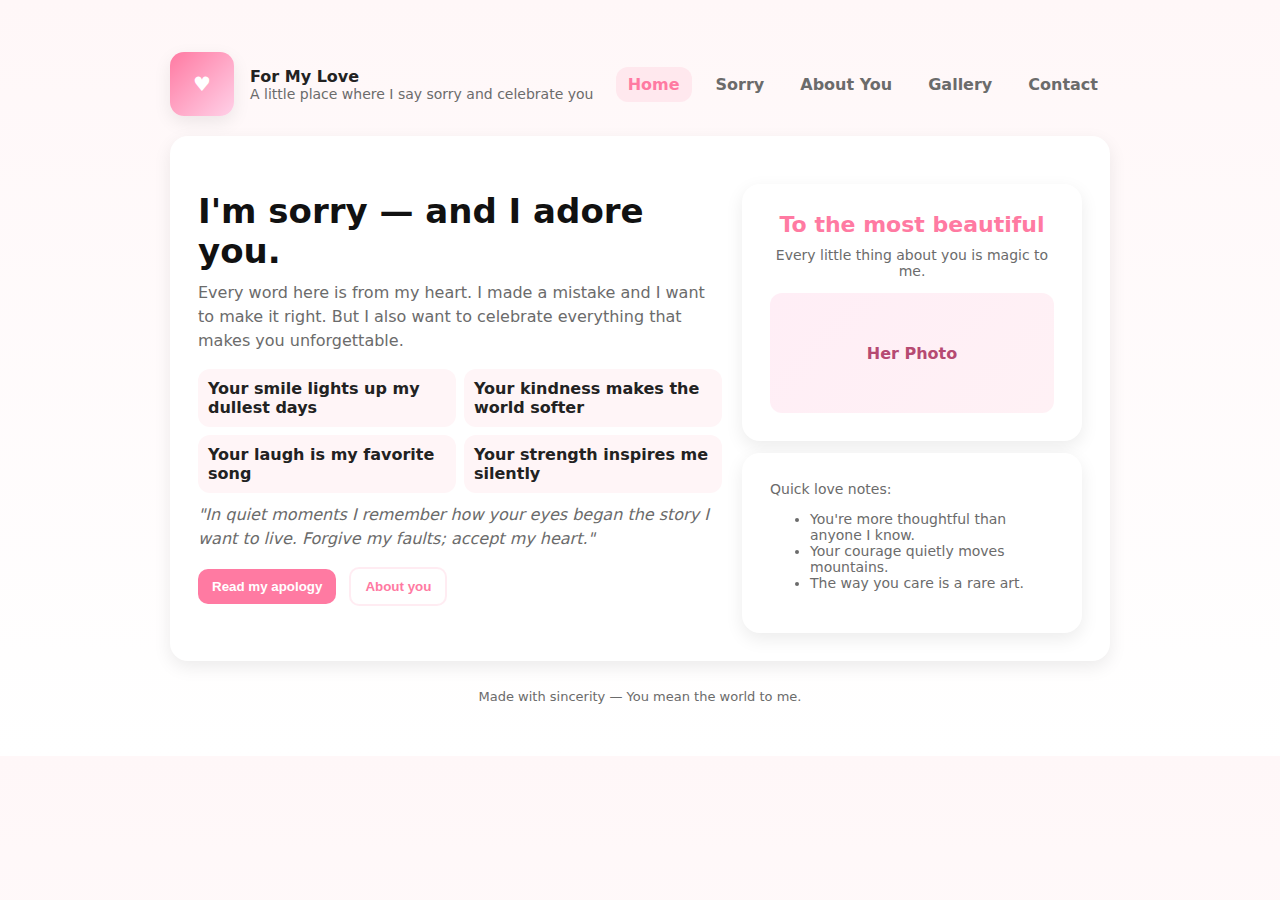
<file: sorry_website/index.html>
<!doctype html>
<html lang="en">
<head>
<meta charset="utf-8" />
<meta name="viewport" content="width=device-width,initial-scale=1" />
<title>I'm Sorry — For You</title>
<link rel="stylesheet" href="styles.css" />
</head>
<body>
  <div class="container">
    <header class="header">
      <div class="logo">♥︎</div>
      <div>
        <div style="font-weight:800">For My Love</div>
        <div class="small">A little place where I say sorry and celebrate you</div>
      </div>
      <nav class="nav">
        
    <a href="index.html" class="active">Home</a>
    <a href="sorry.html" class="">Sorry</a>
    <a href="about.html" class="">About You</a>
    <a href="gallery.html" class="">Gallery</a>
    <a href="contact.html" class="">Contact</a>
    
      </nav>
    </header>

    <main>
      
<section class="card hero">
  <div>
    <h1>I'm sorry — and I adore you.</h1>
    <p>Every word here is from my heart. I made a mistake and I want to make it right. But I also want to celebrate everything that makes you unforgettable.</p>

    <div class="praise-list">
      <div class="praise">Your smile lights up my dullest days</div>
      <div class="praise">Your kindness makes the world softer</div>
      <div class="praise">Your laugh is my favorite song</div>
      <div class="praise">Your strength inspires me silently</div>
    </div>

    <p class="poem">"In quiet moments I remember how your eyes began the story I want to live. Forgive my faults; accept my heart."</p>
    <div style="margin-top:14px;">
      <button onclick="location.href='sorry.html'">Read my apology</button>
      <button onclick="location.href='about.html'" style="margin-left:8px;background:transparent;color:var(--accent);border:2px solid rgba(255,122,162,0.14)">About you</button>
    </div>
  </div>

  <div>
    <div class="card center">
      <div style="text-align:center">
        <div style="font-size:22px;font-weight:800;color:var(--accent)">To the most beautiful</div>
        <div style="margin-top:10px" class="small">Every little thing about you is magic to me.</div>
        <div style="margin-top:14px" class="img-placeholder">Her Photo</div>
      </div>
    </div>
    <div style="margin-top:12px" class="card small">
      Quick love notes:
      <ul>
        <li>You're more thoughtful than anyone I know.</li>
        <li>Your courage quietly moves mountains.</li>
        <li>The way you care is a rare art.</li>
      </ul>
    </div>
  </div>
</section>

    </main>

    <footer>
      Made with sincerity — You mean the world to me.
    </footer>
  </div>
<script>
  // Light interactivity: enable simple quote replacing
  function insertApology(){
    document.getElementById('apology-text').innerText = "I'm sorry. I messed up, and I'm truly sorry for hurting you. Please forgive me.";
  }
</script>
</body>
</html>
</file>
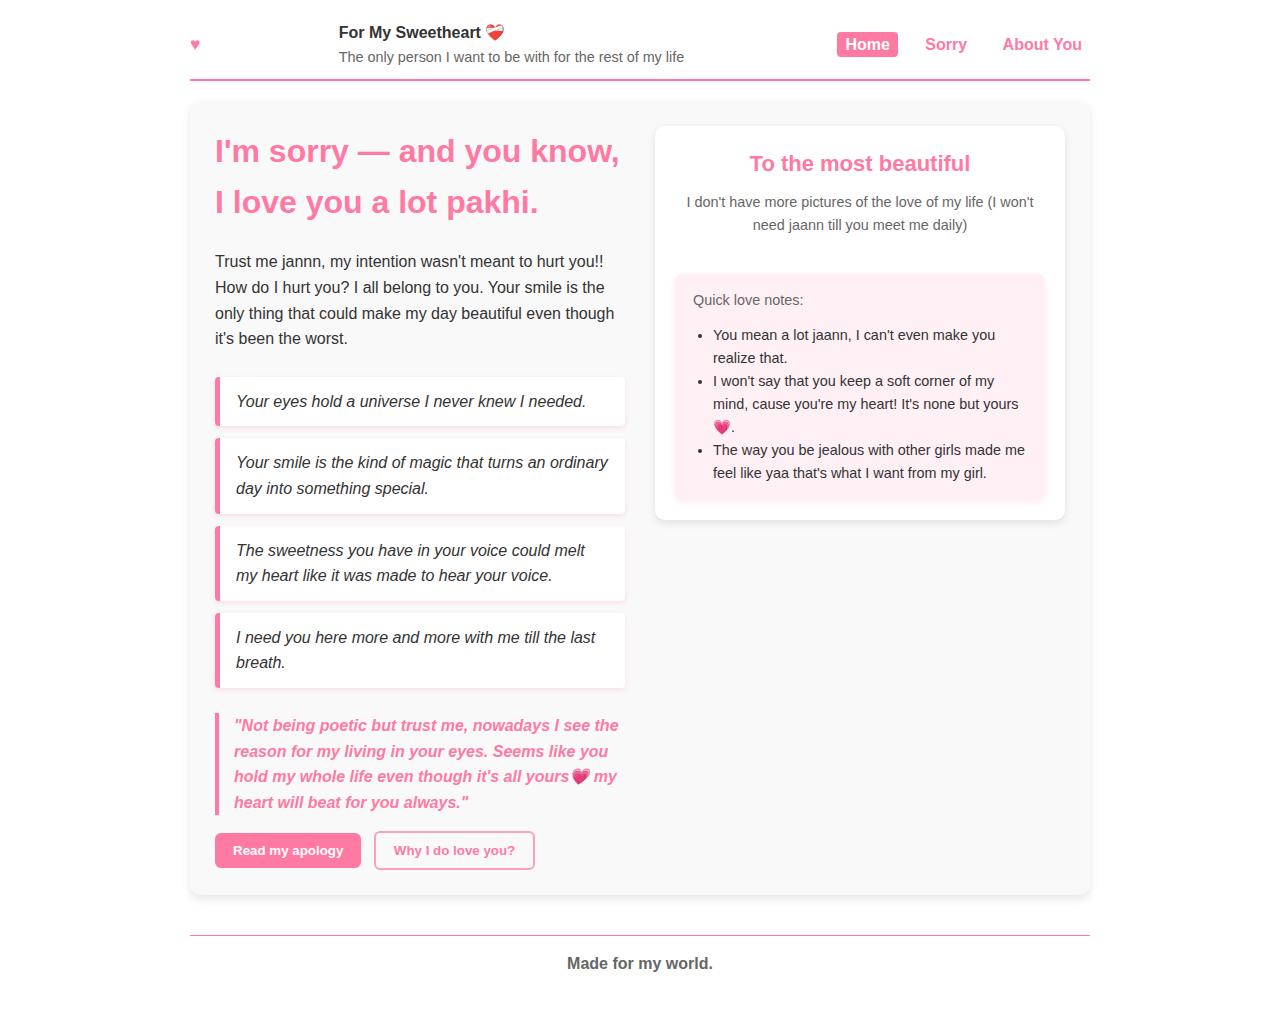
<file: sorry_website/sorry_website/index.html>
<!doctype html>
<html lang="en">

<head>
  <meta charset="utf-8" />
  <meta name="viewport" content="width=device-width,initial-scale=1" />
  <title>I'm Sorry — For You</title>
  <style>
    :root {
      --accent: #FF7AA2;
      --background: #fff;
      --text-color: #333;
      --card-bg: #f9f9f9;
      --small-text: #666;
    }

    body {
      margin: 0;
      font-family: -apple-system, BlinkMacSystemFont, "Segoe UI", Roboto, Oxygen,
        Ubuntu, Cantarell, "Open Sans", "Helvetica Neue", sans-serif;
      background: var(--background);
      color: var(--text-color);
      line-height: 1.6;
    }

    .container {
      max-width: 900px;
      margin: 0 auto;
      padding: 20px;
    }

    header.header {
      display: flex;
      align-items: center;
      justify-content: space-between;
      border-bottom: 2px solid var(--accent);
      padding-bottom: 10px;
      margin-bottom: 20px;
      flex-wrap: wrap;
    }

    .logo {
      font-size: 2rem;
      color: var(--accent);
    }

    header > div:first-child {
      font-weight: 800;
      font-size: 1.1rem;
    }

    .small {
      color: var(--small-text);
      font-size: 0.9rem;
    }

    nav.nav a {
      text-decoration: none;
      color: var(--accent);
      font-weight: 600;
      margin-left: 15px;
      padding: 4px 8px;
      border-radius: 4px;
      transition: background-color 0.3s ease;
    }

    nav.nav a:hover {
      background-color: var(--accent);
      color: white;
    }

    nav.nav a.active {
      background-color: var(--accent);
      color: white;
    }

    main {
      margin-bottom: 40px;
    }

    section.card.hero {
      display: flex;
      gap: 30px;
      flex-wrap: wrap;
      background: var(--card-bg);
      border-radius: 10px;
      padding: 25px;
      box-shadow: 0 4px 10px rgba(0, 0, 0, 0.1);
    }

    section.card.hero > div {
      flex: 1 1 300px;
      min-width: 280px;
    }

    h1 {
      font-weight: 900;
      color: var(--accent);
      margin-top: 0;
    }

    p {
      margin-top: 10px;
      font-size: 1rem;
    }

    .praise-list {
      margin-top: 25px;
    }

    .praise {
      background: white;
      padding: 12px 16px;
      margin-bottom: 12px;
      border-left: 5px solid var(--accent);
      font-style: italic;
      border-radius: 4px;
      box-shadow: 0 2px 5px rgb(255 122 162 / 0.2);
    }

    .poem {
      font-style: italic;
      color: var(--accent);
      margin-top: 25px;
      font-weight: 600;
      border-left: 4px solid var(--accent);
      padding-left: 15px;
    }

    button {
      cursor: pointer;
      padding: 10px 18px;
      font-weight: 600;
      border: none;
      border-radius: 6px;
      background-color: var(--accent);
      color: white;
      transition: background-color 0.3s ease;
    }

    button:hover {
      background-color: #e65585;
    }

    button.secondary {
      background: transparent;
      color: var(--accent);
      border: 2px solid rgba(255, 122, 162, 0.7);
      margin-left: 8px;
    }

    button.secondary:hover {
      background-color: var(--accent);
      color: white;
    }

    /* Fix for your card center content */

    .card.center {
      background: white;
      padding: 20px;
      border-radius: 10px;
      box-shadow: 0 3px 8px rgb(0 0 0 / 0.1);
      display: flex;
      flex-direction: row;
      gap: 25px;
      justify-content: center;
      align-items: flex-start;
      flex-wrap: wrap;
    }

    .card.center > div {
      flex: 1 1 250px;
      min-width: 220px;
    }

    .card.small {
      background: #fff0f6;
      border-radius: 8px;
      padding: 15px 18px;
      font-size: 0.9rem;
      box-shadow: 0 2px 6px rgb(255 122 162 / 0.15);
    }

    ul {
      margin: 12px 0 0 20px;
      padding: 0;
      list-style-type: disc;
      color: var(--text-color);
    }

    footer {
      text-align: center;
      padding: 15px 0;
      font-weight: 600;
      color: var(--small-text);
      border-top: 1px solid var(--accent);
      margin-top: 40px;
    }

    /* Responsive */

    @media (max-width: 700px) {
      section.card.hero {
        flex-direction: column;
      }

      .card.center {
        flex-direction: column;
      }
    }
  </style>
</head>

<body>
  <div class="container">
    <header class="header">
      <div class="logo" aria-label="Heart symbol">♥︎</div>
      <div>
        <div style="font-weight:800">For My Sweetheart ❤️‍🩹</div>
        <div class="small">The only person I want to be with for the rest of my life</div>
      </div>
      <nav class="nav" aria-label="Primary navigation">
        <a href="index.html" class="active" aria-current="page">Home</a>
        <a href="sorry.html">Sorry</a>
        <a href="about.html">About You</a>
      </nav>
    </header>

    <main>
      <section class="card hero">
        <div>
          <h1>I'm sorry — and you know, I love you a lot pakhi.</h1>
          <p>Trust me jannn, my intention wasn't meant to hurt you!! How do I hurt you? I all belong to you. Your smile
            is the only thing that could make my day beautiful even though it's been the worst.</p>

          <div class="praise-list" aria-label="Praises">
            <div class="praise">Your eyes hold a universe I never knew I needed.</div>
            <div class="praise">Your smile is the kind of magic that turns an ordinary day into something special.</div>
            <div class="praise">The sweetness you have in your voice could melt my heart like it was made to hear your
              voice.</div>
            <div class="praise">I need you here more and more with me till the last breath.</div>
          </div>

          <p class="poem">"Not being poetic but trust me, nowadays I see the reason for my living in your eyes. Seems like
            you hold my whole life even though it's all yours💗 my heart will beat for you always."</p>

          <div style="margin-top:14px;">
            <button onclick="location.href='sorry.html'">Read my apology</button>
            <button class="secondary" onclick="location.href='about.html'">Why I do love you?</button>
          </div>
        </div>

        <div>
          <div class="card center" role="region" aria-label="To the most beautiful and quick love notes">
            <div style="text-align:center">
              <div style="font-size:22px;font-weight:800;color:var(--accent)">To the most beautiful</div>
              <div style="margin-top:10px" class="small">
                I don't have more pictures of the love of my life (I won't need jaann till you meet me daily)
              </div>
            </div>

            <div style="margin-top:12px" class="card small">
              Quick love notes:
              <ul>
                <li>You mean a lot jaann, I can't even make you realize that.</li>
                <li>I won't say that you keep a soft corner of my mind, cause you're my heart! It's none but yours💗.
                </li>
                <li>The way you be jealous with other girls made me feel like yaa that's what I want from my girl.</li>
              </ul>
            </div>
          </div>
        </div>
      </section>
    </main>

    <footer>
      Made for my world.
    </footer>
  </div>

  <script>
    // Light interactivity: enable simple quote replacing
    function insertApology() {
      document.getElementById('apology-text').innerText = "I'm sorry. I messed up, and I'm truly sorry for hurting you. Please forgive me.";
    }
  </script>
</body>

</html>
</file>
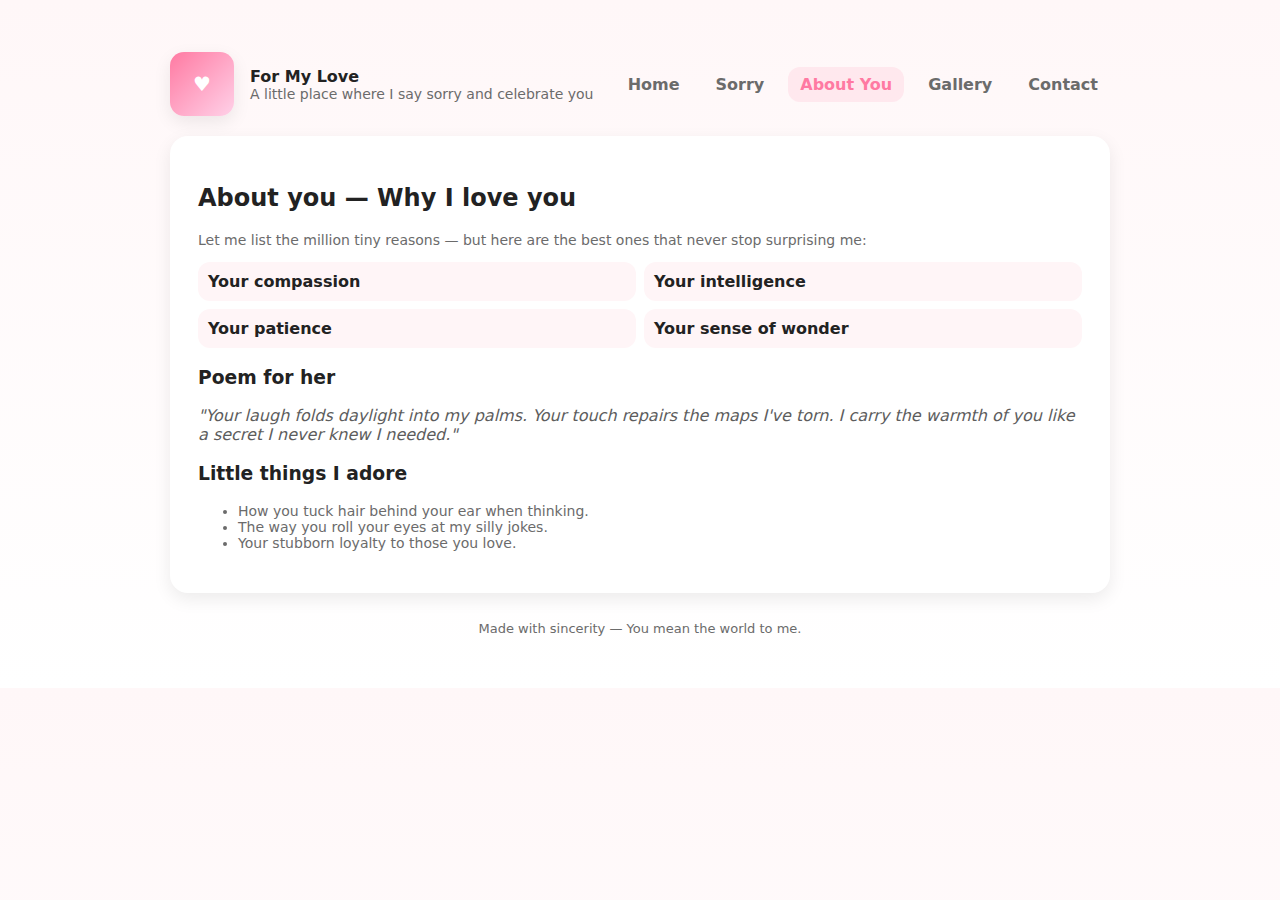
<file: sorry_website/about.html>
<!doctype html>
<html lang="en">
<head>
<meta charset="utf-8" />
<meta name="viewport" content="width=device-width,initial-scale=1" />
<title>About You — My Love</title>
<link rel="stylesheet" href="styles.css" />
</head>
<body>
  <div class="container">
    <header class="header">
      <div class="logo">♥︎</div>
      <div>
        <div style="font-weight:800">For My Love</div>
        <div class="small">A little place where I say sorry and celebrate you</div>
      </div>
      <nav class="nav">
        
    <a href="index.html" class="">Home</a>
    <a href="sorry.html" class="">Sorry</a>
    <a href="about.html" class="active">About You</a>
    <a href="gallery.html" class="">Gallery</a>
    <a href="contact.html" class="">Contact</a>
    
      </nav>
    </header>

    <main>
      
<section class="card">
  <h2>About you — Why I love you</h2>
  <p class="small">Let me list the million tiny reasons — but here are the best ones that never stop surprising me:</p>

  <div class="praise-list" style="margin-top:12px">
    <div class="praise">Your compassion</div>
    <div class="praise">Your intelligence</div>
    <div class="praise">Your patience</div>
    <div class="praise">Your sense of wonder</div>
  </div>

  <div style="margin-top:12px">
    <h3>Poem for her</h3>
    <p class="poem">"Your laugh folds daylight into my palms. Your touch repairs the maps I've torn. I carry the warmth of you like a secret I never knew I needed."</p>
  </div>

  <div style="margin-top:12px">
    <h3>Little things I adore</h3>
    <ul class="small">
      <li>How you tuck hair behind your ear when thinking.</li>
      <li>The way you roll your eyes at my silly jokes.</li>
      <li>Your stubborn loyalty to those you love.</li>
    </ul>
  </div>
</section>

    </main>

    <footer>
      Made with sincerity — You mean the world to me.
    </footer>
  </div>
<script>
  // Light interactivity: enable simple quote replacing
  function insertApology(){
    document.getElementById('apology-text').innerText = "I'm sorry. I messed up, and I'm truly sorry for hurting you. Please forgive me.";
  }
</script>
</body>
</html>
</file>
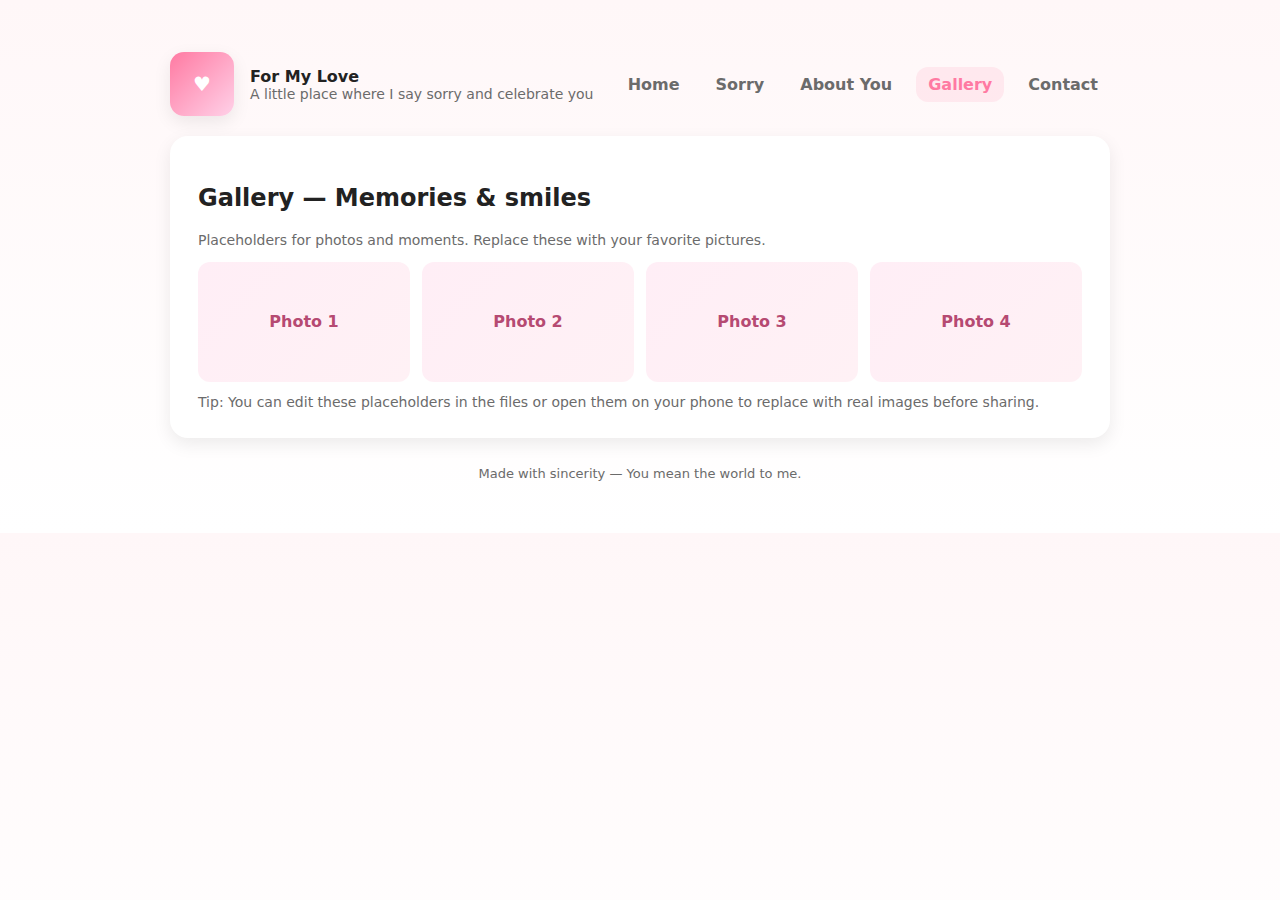
<file: sorry_website/gallery.html>
<!doctype html>
<html lang="en">
<head>
<meta charset="utf-8" />
<meta name="viewport" content="width=device-width,initial-scale=1" />
<title>Gallery — Sweet Moments</title>
<link rel="stylesheet" href="styles.css" />
</head>
<body>
  <div class="container">
    <header class="header">
      <div class="logo">♥︎</div>
      <div>
        <div style="font-weight:800">For My Love</div>
        <div class="small">A little place where I say sorry and celebrate you</div>
      </div>
      <nav class="nav">
        
    <a href="index.html" class="">Home</a>
    <a href="sorry.html" class="">Sorry</a>
    <a href="about.html" class="">About You</a>
    <a href="gallery.html" class="active">Gallery</a>
    <a href="contact.html" class="">Contact</a>
    
      </nav>
    </header>

    <main>
      
<section class="card">
  <h2>Gallery — Memories & smiles</h2>
  <p class="small">Placeholders for photos and moments. Replace these with your favorite pictures.</p>

  <div class="gallery">
    <div class="img-placeholder">Photo 1</div>
    <div class="img-placeholder">Photo 2</div>
    <div class="img-placeholder">Photo 3</div>
    <div class="img-placeholder">Photo 4</div>
  </div>

  <div style="margin-top:12px" class="small">
    Tip: You can edit these placeholders in the files or open them on your phone to replace with real images before sharing.
  </div>
</section>

    </main>

    <footer>
      Made with sincerity — You mean the world to me.
    </footer>
  </div>
<script>
  // Light interactivity: enable simple quote replacing
  function insertApology(){
    document.getElementById('apology-text').innerText = "I'm sorry. I messed up, and I'm truly sorry for hurting you. Please forgive me.";
  }
</script>
</body>
</html>
</file>
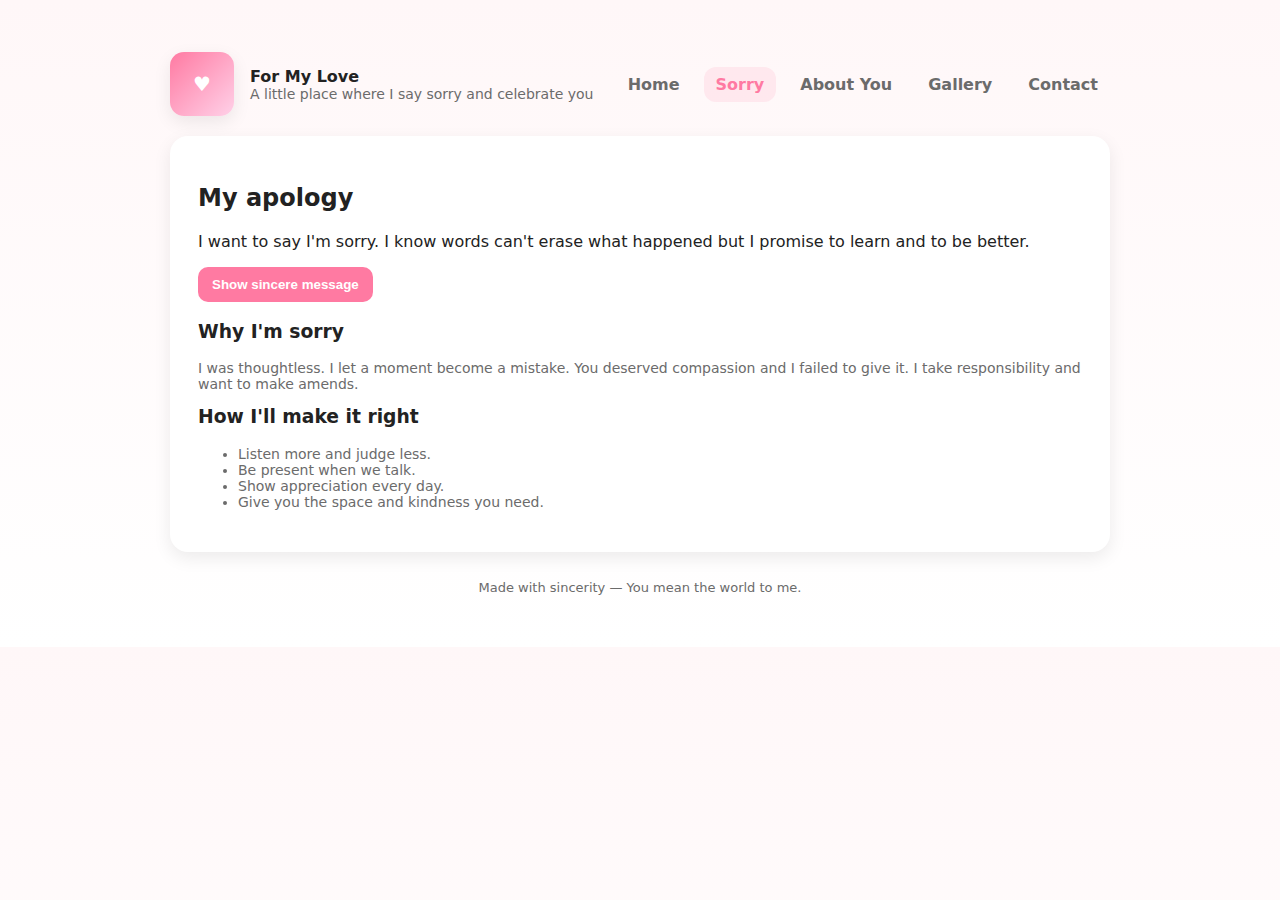
<file: sorry_website/sorry.html>
<!doctype html>
<html lang="en">
<head>
<meta charset="utf-8" />
<meta name="viewport" content="width=device-width,initial-scale=1" />
<title>Please Forgive Me</title>
<link rel="stylesheet" href="styles.css" />
</head>
<body>
  <div class="container">
    <header class="header">
      <div class="logo">♥︎</div>
      <div>
        <div style="font-weight:800">For My Love</div>
        <div class="small">A little place where I say sorry and celebrate you</div>
      </div>
      <nav class="nav">
        
    <a href="index.html" class="">Home</a>
    <a href="sorry.html" class="active">Sorry</a>
    <a href="about.html" class="">About You</a>
    <a href="gallery.html" class="">Gallery</a>
    <a href="contact.html" class="">Contact</a>
    
      </nav>
    </header>

    <main>
      
<section class="card">
  <h2>My apology</h2>
  <p id="apology-text">I want to say I'm sorry. I know words can't erase what happened but I promise to learn and to be better.</p>
  <div style="margin-top:12px;">
    <button onclick="insertApology()">Show sincere message</button>
  </div>

  <div style="margin-top:14px">
    <h3>Why I'm sorry</h3>
    <p class="small">I was thoughtless. I let a moment become a mistake. You deserved compassion and I failed to give it. I take responsibility and want to make amends.</p>

    <h3 style="margin-top:12px">How I'll make it right</h3>
    <ul class="small">
      <li>Listen more and judge less.</li>
      <li>Be present when we talk.</li>
      <li>Show appreciation every day.</li>
      <li>Give you the space and kindness you need.</li>
    </ul>
  </div>
</section>

    </main>

    <footer>
      Made with sincerity — You mean the world to me.
    </footer>
  </div>
<script>
  // Light interactivity: enable simple quote replacing
  function insertApology(){
    document.getElementById('apology-text').innerText = "I'm sorry. I messed up, and I'm truly sorry for hurting you. Please forgive me.";
  }
</script>
</body>
</html>
</file>
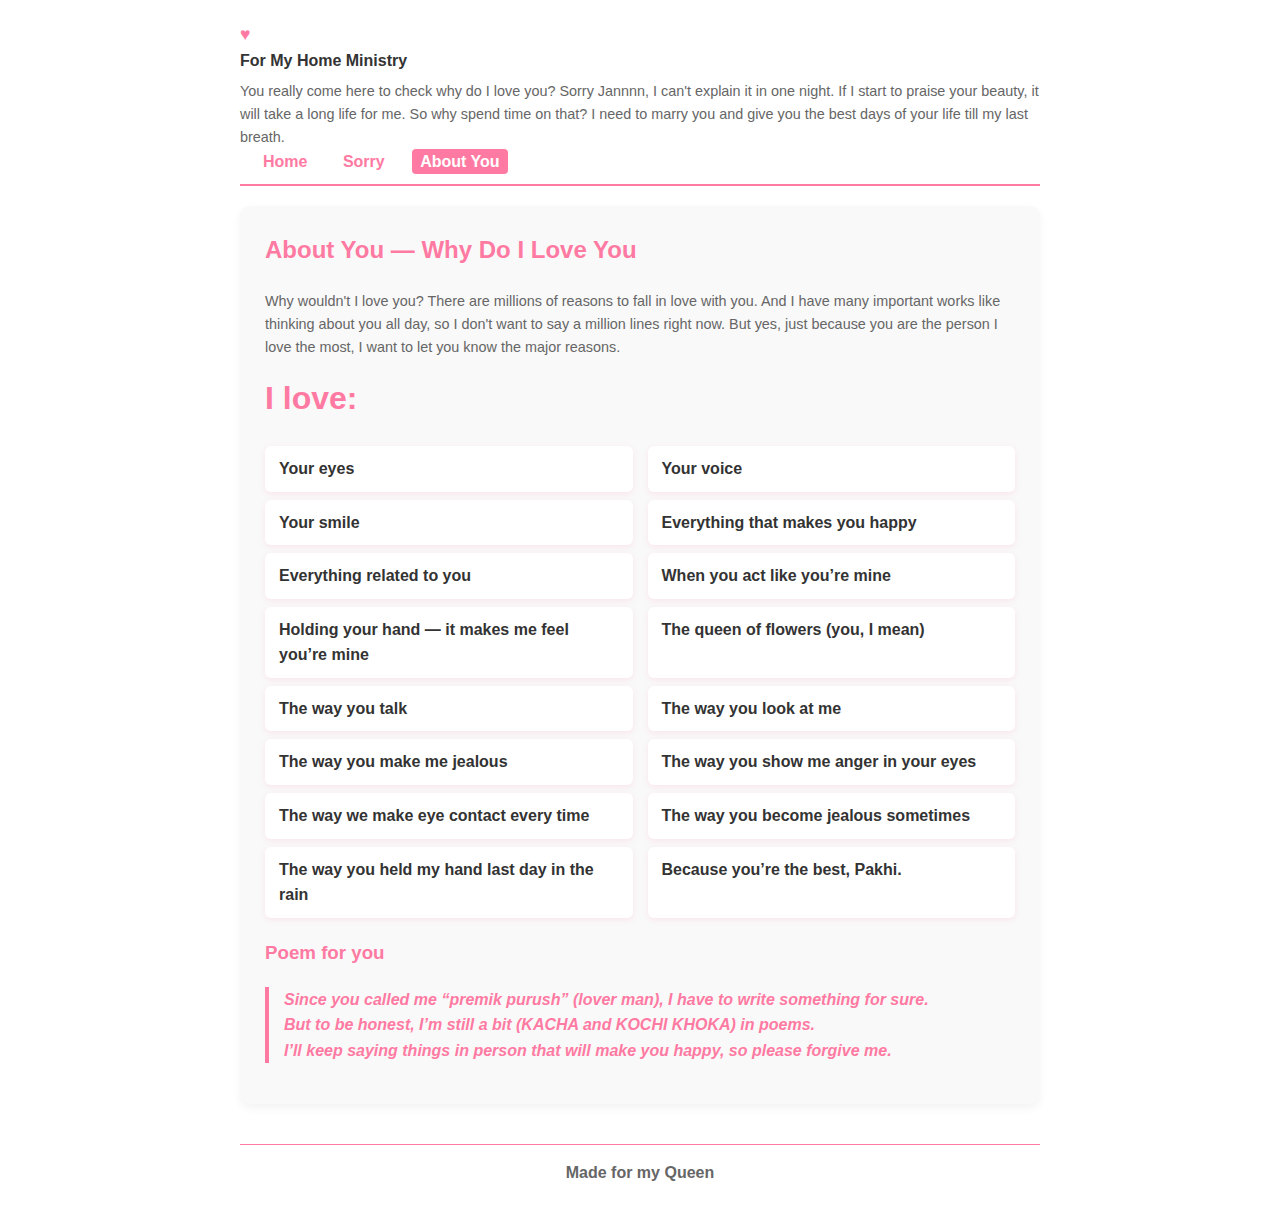
<file: sorry_website/sorry_website/about.html>
<!doctype html>
<html lang="en">

<head>
  <meta charset="utf-8" />
  <meta name="viewport" content="width=device-width, initial-scale=1" />
  <title>For You My Love</title>
  <style>
    :root {
      --accent: #FF7AA2;
      --background: #fff;
      --text-color: #333;
      --small-text: #666;
      --card-bg: #f9f9f9;
    }

    body {
      margin: 0;
      font-family: -apple-system, BlinkMacSystemFont, "Segoe UI", Roboto, Oxygen,
        Ubuntu, Cantarell, "Open Sans", "Helvetica Neue", sans-serif;
      background: var(--background);
      color: var(--text-color);
      line-height: 1.6;
    }

    .container {
      max-width: 800px;
      margin: 0 auto;
      padding: 20px;
    }

    header.header {
      display: flex;
      align-items: center;
      justify-content: space-between;
      flex-wrap: wrap;
      border-bottom: 2px solid var(--accent);
      padding-bottom: 10px;
      margin-bottom: 20px;
    }

    .logo {
      font-size: 2rem;
      color: var(--accent);
      user-select: none;
    }

    header > div:first-child {
      font-weight: 800;
      font-size: 1.1rem;
      max-width: 60%;
    }

    .small {
      color: var(--small-text);
      font-size: 0.9rem;
      margin-top: 6px;
    }

    nav.nav a {
      text-decoration: none;
      color: var(--accent);
      font-weight: 600;
      margin-left: 15px;
      padding: 4px 8px;
      border-radius: 4px;
      transition: background-color 0.3s ease;
    }

    nav.nav a:hover {
      background-color: var(--accent);
      color: white;
    }

    nav.nav a.active {
      background-color: var(--accent);
      color: white;
    }

    main {
      margin-bottom: 40px;
    }

    section.card {
      background: var(--card-bg);
      border-radius: 10px;
      padding: 25px;
      box-shadow: 0 4px 10px rgba(0, 0, 0, 0.05);
    }

    h1,
    h2,
    h3 {
      margin-top: 0;
      color: var(--accent);
    }

    p {
      margin-top: 10px;
      font-size: 1rem;
    }

    .praise-list {
      margin-top: 12px;
      display: flex;
      flex-wrap: wrap;
      gap: 8px 15px;
    }

    .praise {
      background: white;
      padding: 10px 14px;
      border-radius: 6px;
      box-shadow: 0 2px 6px rgb(255 122 162 / 0.15);
      font-weight: 600;
      flex: 1 1 40%;
      min-width: 160px;
      color: var(--text-color);
    }

    .poem {
      font-style: italic;
      margin-top: 14px;
      font-weight: 600;
      border-left: 4px solid var(--accent);
      padding-left: 15px;
      color: var(--accent);
    }

    footer {
      text-align: center;
      padding: 15px 0;
      font-weight: 600;
      color: var(--small-text);
      border-top: 1px solid var(--accent);
      margin-top: 40px;
      user-select: none;
    }

    /* Responsive */
    @media (max-width: 600px) {
      .praise-list {
        flex-direction: column;
      }

      .praise {
        flex: 1 1 100%;
        min-width: auto;
      }

      header.header {
        flex-direction: column;
        align-items: flex-start;
      }

      header > div:first-child {
        max-width: 100%;
        margin-top: 10px;
      }

      nav.nav {
        margin-top: 10px;
        width: 100%;
      }

      nav.nav a {
        margin-left: 0;
        margin-right: 15px;
      }
    }
  </style>
</head>

<body>
  <div class="container">
    <header class="header">
      <div class="logo" aria-label="Heart symbol">♥︎</div>
      <div>
        <div style="font-weight:800">For My Home Ministry</div>
        <div class="small">
          You really come here to check why do I love you? Sorry Jannnn, I can't explain it in one night.
          If I start to praise your beauty, it will take a long life for me.
          So why spend time on that? I need to marry you and give you the best days of your life till my last breath.
        </div>
      </div>
      <nav class="nav" aria-label="Primary navigation">
        <a href="index.html">Home</a>
        <a href="sorry.html">Sorry</a>
        <a href="about.html" class="active" aria-current="page">About You</a>
      </nav>
    </header>

    <main>
      <section class="card" aria-labelledby="about-you-heading">
        <h2 id="about-you-heading">About You — Why Do I Love You</h2>
        <p class="small">
          Why wouldn't I love you? There are millions of reasons to fall in love with you.
          And I have many important works like thinking about you all day,
          so I don't want to say a million lines right now.
          But yes, just because you are the person I love the most,
          I want to let you know the major reasons.
        </p>

        <h1>I love:</h1>

        <div class="praise-list">
          <div class="praise">Your eyes</div>
          <div class="praise">Your voice</div>
          <div class="praise">Your smile</div>
          <div class="praise">Everything that makes you happy</div>
          <div class="praise">Everything related to you</div>
          <div class="praise">When you act like you’re mine</div>
          <div class="praise">Holding your hand — it makes me feel you’re mine</div>
          <div class="praise">The queen of flowers (you, I mean)</div>
          <div class="praise">The way you talk</div>
          <div class="praise">The way you look at me</div>
          <div class="praise">The way you make me jealous</div>
          <div class="praise">The way you show me anger in your eyes</div>
          <div class="praise">The way we make eye contact every time</div>
          <div class="praise">The way you become jealous sometimes</div>
          <div class="praise">The way you held my hand last day in the rain</div>
          <div class="praise">Because you’re the best, Pakhi.</div>
        </div>

        <div style="margin-top: 20px;">
          <h3>Poem for you</h3>
          <p class="poem">
            Since you called me “premik purush” (lover man), I have to write something for sure.<br />
            But to be honest, I’m still a bit (KACHA and KOCHI KHOKA) in poems.<br />
            I’ll keep saying things in person that will make you happy, so please forgive me.
          </p>
        </div>
      </section>
    </main>

    <footer>
      Made for my Queen
    </footer>
  </div>

  <script>
    // Light interactivity: enable simple quote replacing
    function insertApology() {
      document.getElementById('apology-text').innerText =
        "I'm sorry. I messed up, and I'm truly sorry for hurting you. Please forgive me.";
    }
  </script>
</body>

</html>
</file>
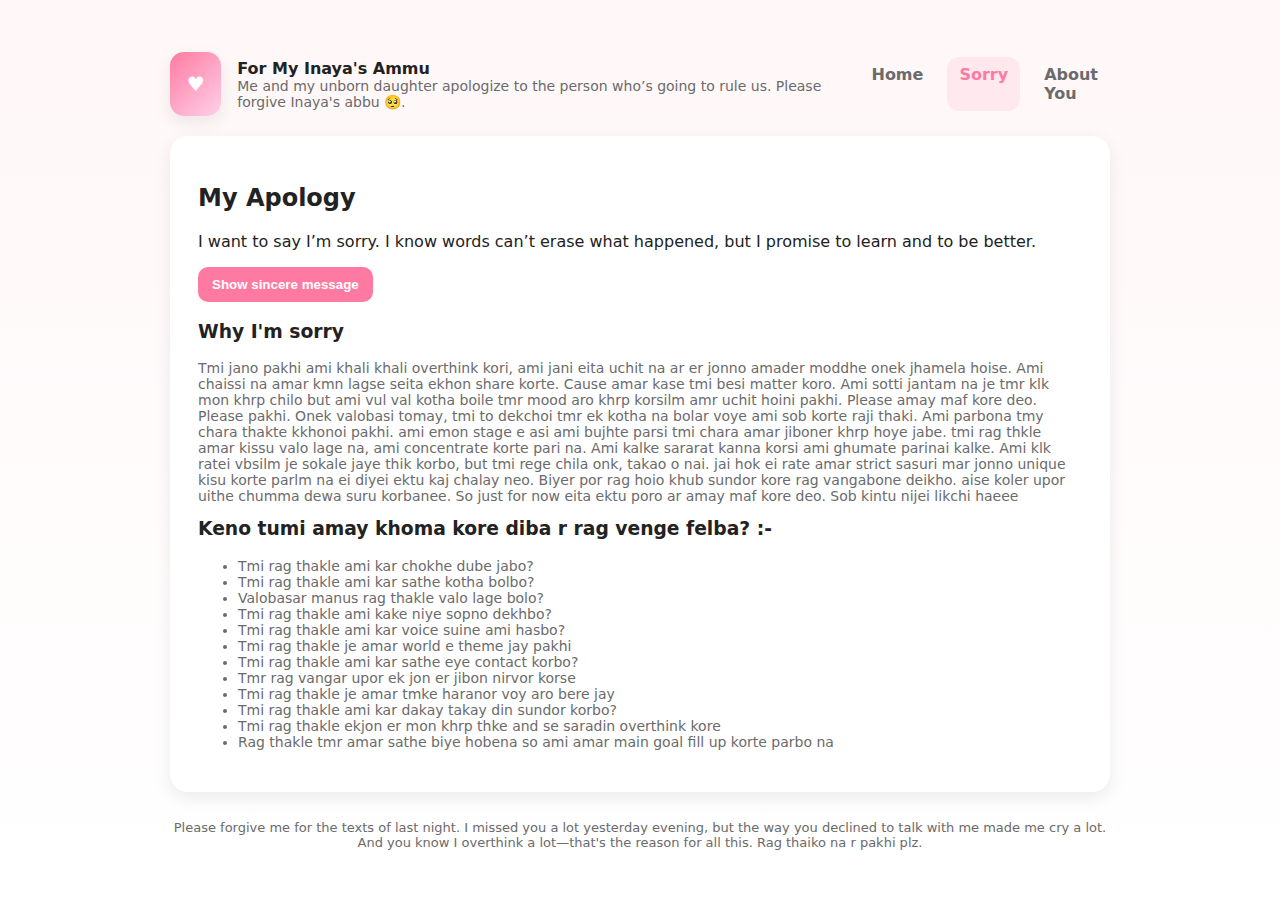
<file: sorry_website/sorry_website/sorry.html>
<!doctype html>
<html lang="en">

<head>
  <meta charset="utf-8" />
  <meta name="viewport" content="width=device-width,initial-scale=1" />
  <title>Please Forgive Me</title>
  <link rel="stylesheet" href="styles.css" />
</head>

<body>
  <div class="container">
    <header class="header">
      <div class="logo" aria-label="Heart symbol">♥︎</div>
      <div>
        <div style="font-weight:800">For My Inaya's Ammu</div>
        <div class="small">
          Me and my unborn daughter apologize to the person who’s going to rule us. Please forgive Inaya's abbu 🥺.
        </div>
      </div>
      <nav class="nav" aria-label="Primary navigation">
        <a href="index.html">Home</a>
        <a href="sorry.html" class="active" aria-current="page">Sorry</a>
        <a href="about.html">About You</a>
      </nav>
    </header>

    <main>
      <section class="card" aria-labelledby="apology-heading">
        <h2 id="apology-heading">My Apology</h2>
        <p id="apology-text">
          I want to say I’m sorry. I know words can’t erase what happened, but I promise to learn and to be better.
        </p>
        <div style="margin-top:12px;">
          <button onclick="insertApology()">Show sincere message</button>
        </div>

        <div style="margin-top:14px">
          <h3>Why I'm sorry</h3>
          <p class="small">
            Tmi jano pakhi ami khali khali overthink kori, ami jani eita uchit na ar er jonno amader moddhe onek jhamela
            hoise. Ami chaissi na amar kmn lagse seita ekhon share korte. Cause amar kase tmi besi matter koro. Ami sotti
            jantam na je tmr klk mon khrp chilo but ami vul val kotha boile tmr mood aro khrp korsilm amr uchit hoini
            pakhi. Please amay maf kore deo. Please pakhi. Onek valobasi tomay, tmi to dekchoi tmr ek kotha na bolar voye ami
            sob korte raji thaki. Ami parbona tmy chara thakte kkhonoi pakhi. ami emon stage e asi ami bujhte parsi tmi
            chara amar jiboner khrp hoye jabe. tmi rag thkle amar kissu valo lage na, ami concentrate korte pari na. Ami
            kalke sararat kanna korsi ami ghumate parinai kalke. Ami klk ratei vbsilm je sokale jaye thik korbo, but tmi
            rege chila onk, takao o nai. jai hok ei rate amar strict sasuri mar jonno unique kisu korte parlm na ei diyei
            ektu kaj chalay neo. Biyer por rag hoio khub sundor kore rag vangabone deikho. aise koler upor uithe chumma dewa
            suru korbanee. So just for now eita ektu poro ar amay maf kore deo. Sob kintu nijei likchi haeee
          </p>

          <h3 style="margin-top:12px">Keno tumi amay khoma kore diba r rag venge felba? :-</h3>
          <ul class="small">
            <li>Tmi rag thakle ami kar chokhe dube jabo?</li>
            <li>Tmi rag thakle ami kar sathe kotha bolbo?</li>
            <li>Valobasar manus rag thakle valo lage bolo?</li>
            <li>Tmi rag thakle ami kake niye sopno dekhbo?</li>
            <li>Tmi rag thakle ami kar voice suine ami hasbo?</li>
            <li>Tmi rag thakle je amar world e theme jay pakhi</li>
            <li>Tmi rag thakle ami kar sathe eye contact korbo?</li>
            <li>Tmr rag vangar upor ek jon er jibon nirvor korse</li>
            <li>Tmi rag thakle je amar tmke haranor voy aro bere jay</li>
            <li>Tmi rag thakle ami kar dakay takay din sundor korbo?</li>
            <li>Tmi rag thakle ekjon er mon khrp thke and se saradin overthink kore</li>
            <li>Rag thakle tmr amar sathe biye hobena so ami amar main goal fill up korte parbo na</li>
          </ul>
        </div>
      </section>
    </main>

    <footer>
      Please forgive me for the texts of last night. I missed you a lot yesterday evening, but the way you declined to
      talk with me made me cry a lot. And you know I overthink a lot—that's the reason for all this. Rag thaiko na r
      pakhi plz.
    </footer>
  </div>

  <script>
    // Light interactivity: enable simple quote replacing
    function insertApology() {
      document.getElementById('apology-text').innerText =
        "I'm sorry. I messed up, and I'm truly sorry for hurting you. Please forgive me.";
    }
  </script>
</body>

</html>
</file>
<file: sorry_website/styles.css>
/* styles.css - Simple, elegant styling */
:root{
  --bg:#fff7f8;
  --card:#ffffff;
  --accent:#ff7aa2;
  --muted:#6b6b6b;
  --shadow: 0 6px 18px rgba(0,0,0,0.08);
  --radius:18px;
  font-family: Inter, ui-sans-serif, system-ui, -apple-system, "Segoe UI", Roboto, "Helvetica Neue", Arial;
}
*{box-sizing:border-box}
body{margin:0;background:linear-gradient(180deg,var(--bg),#fff);color:#222}
.container{max-width:980px;margin:32px auto;padding:20px}
.header{display:flex;align-items:center;gap:16px}
.logo{width:64px;height:64px;border-radius:14px;background:linear-gradient(135deg,var(--accent),#ffd1e8);display:flex;align-items:center;justify-content:center;color:white;font-weight:700;font-size:20px;box-shadow:var(--shadow)}
.nav{display:flex;gap:12px;margin-left:auto}
.nav a{padding:8px 12px;border-radius:12px;text-decoration:none;color:var(--muted);font-weight:600}
.nav a.active, .nav a:hover{background:rgba(255,122,162,0.12);color:var(--accent)}
.card{background:var(--card);padding:28px;border-radius:var(--radius);box-shadow:var(--shadow);margin-top:20px}
.hero{display:grid;grid-template-columns:1fr 340px;gap:20px;align-items:center}
.hero h1{margin:0;font-size:34px;color:#111}
.hero p{color:var(--muted);margin-top:10px;line-height:1.5}
.praise-list{display:grid;grid-template-columns:repeat(2,1fr);gap:8px;margin-top:12px}
.praise{background:#fff5f7;border-radius:12px;padding:10px;font-weight:600}
.poem{font-style:italic;margin-top:12px;color:#5d5d5d}
.center{display:flex;justify-content:center;align-items:center}
.small{font-size:14px;color:var(--muted)}
.gallery{display:grid;grid-template-columns:repeat(auto-fit,minmax(160px,1fr));gap:12px;margin-top:12px}
.img-placeholder{height:120px;border-radius:12px;background:linear-gradient(135deg,#ffeef6,#fff1f5);display:flex;align-items:center;justify-content:center;color:#b64a72;font-weight:700}
.form-row{display:flex;gap:8px}
input, textarea{width:100%;padding:12px;border-radius:10px;border:1px solid #eee;font-size:14px}
button{background:var(--accent);color:white;padding:10px 14px;border-radius:10px;border:0;font-weight:700;cursor:pointer}
footer{margin-top:28px;color:var(--muted);font-size:13px;text-align:center}
@media(max-width:880px){
  .hero{grid-template-columns:1fr}
  .nav{display:none}
}
</file>
<file: sorry_website/sorry_website/styles.css>
/* styles.css - Simple, elegant styling */
:root{
  --bg:#fff7f8;
  --card:#ffffff;
  --accent:#ff7aa2;
  --muted:#6b6b6b;
  --shadow: 0 6px 18px rgba(0,0,0,0.08);
  --radius:18px;
  font-family: Inter, ui-sans-serif, system-ui, -apple-system, "Segoe UI", Roboto, "Helvetica Neue", Arial;
}
*{box-sizing:border-box}
body{margin:0;background:linear-gradient(180deg,var(--bg),#fff);color:#222}
.container{max-width:980px;margin:32px auto;padding:20px}
.header{display:flex;align-items:center;gap:16px}
.logo{width:64px;height:64px;border-radius:14px;background:linear-gradient(135deg,var(--accent),#ffd1e8);display:flex;align-items:center;justify-content:center;color:white;font-weight:700;font-size:20px;box-shadow:var(--shadow)}
.nav{display:flex;gap:12px;margin-left:auto}
.nav a{padding:8px 12px;border-radius:12px;text-decoration:none;color:var(--muted);font-weight:600}
.nav a.active, .nav a:hover{background:rgba(255,122,162,0.12);color:var(--accent)}
.card{background:var(--card);padding:28px;border-radius:var(--radius);box-shadow:var(--shadow);margin-top:20px}
.hero{display:grid;grid-template-columns:1fr 340px;gap:20px;align-items:center}
.hero h1{margin:0;font-size:34px;color:#111}
.hero p{color:var(--muted);margin-top:10px;line-height:1.5}
.praise-list{display:grid;grid-template-columns:repeat(2,1fr);gap:8px;margin-top:12px}
.praise{background:#fff5f7;border-radius:12px;padding:10px;font-weight:600}
.poem{font-style:italic;margin-top:12px;color:#5d5d5d}
.center{display:flex;justify-content:center;align-items:center}
.small{font-size:14px;color:var(--muted)}
.gallery{display:grid;grid-template-columns:repeat(auto-fit,minmax(160px,1fr));gap:12px;margin-top:12px}
.img-placeholder{height:120px;border-radius:12px;background:linear-gradient(135deg,#ffeef6,#fff1f5);display:flex;align-items:center;justify-content:center;color:#b64a72;font-weight:700}
.form-row{display:flex;gap:8px}
input, textarea{width:100%;padding:12px;border-radius:10px;border:1px solid #eee;font-size:14px}
button{background:var(--accent);color:white;padding:10px 14px;border-radius:10px;border:0;font-weight:700;cursor:pointer}
footer{margin-top:28px;color:var(--muted);font-size:13px;text-align:center}
@media(max-width:880px){
  .hero{grid-template-columns:1fr}
  .nav{display:none}
}
</file>
